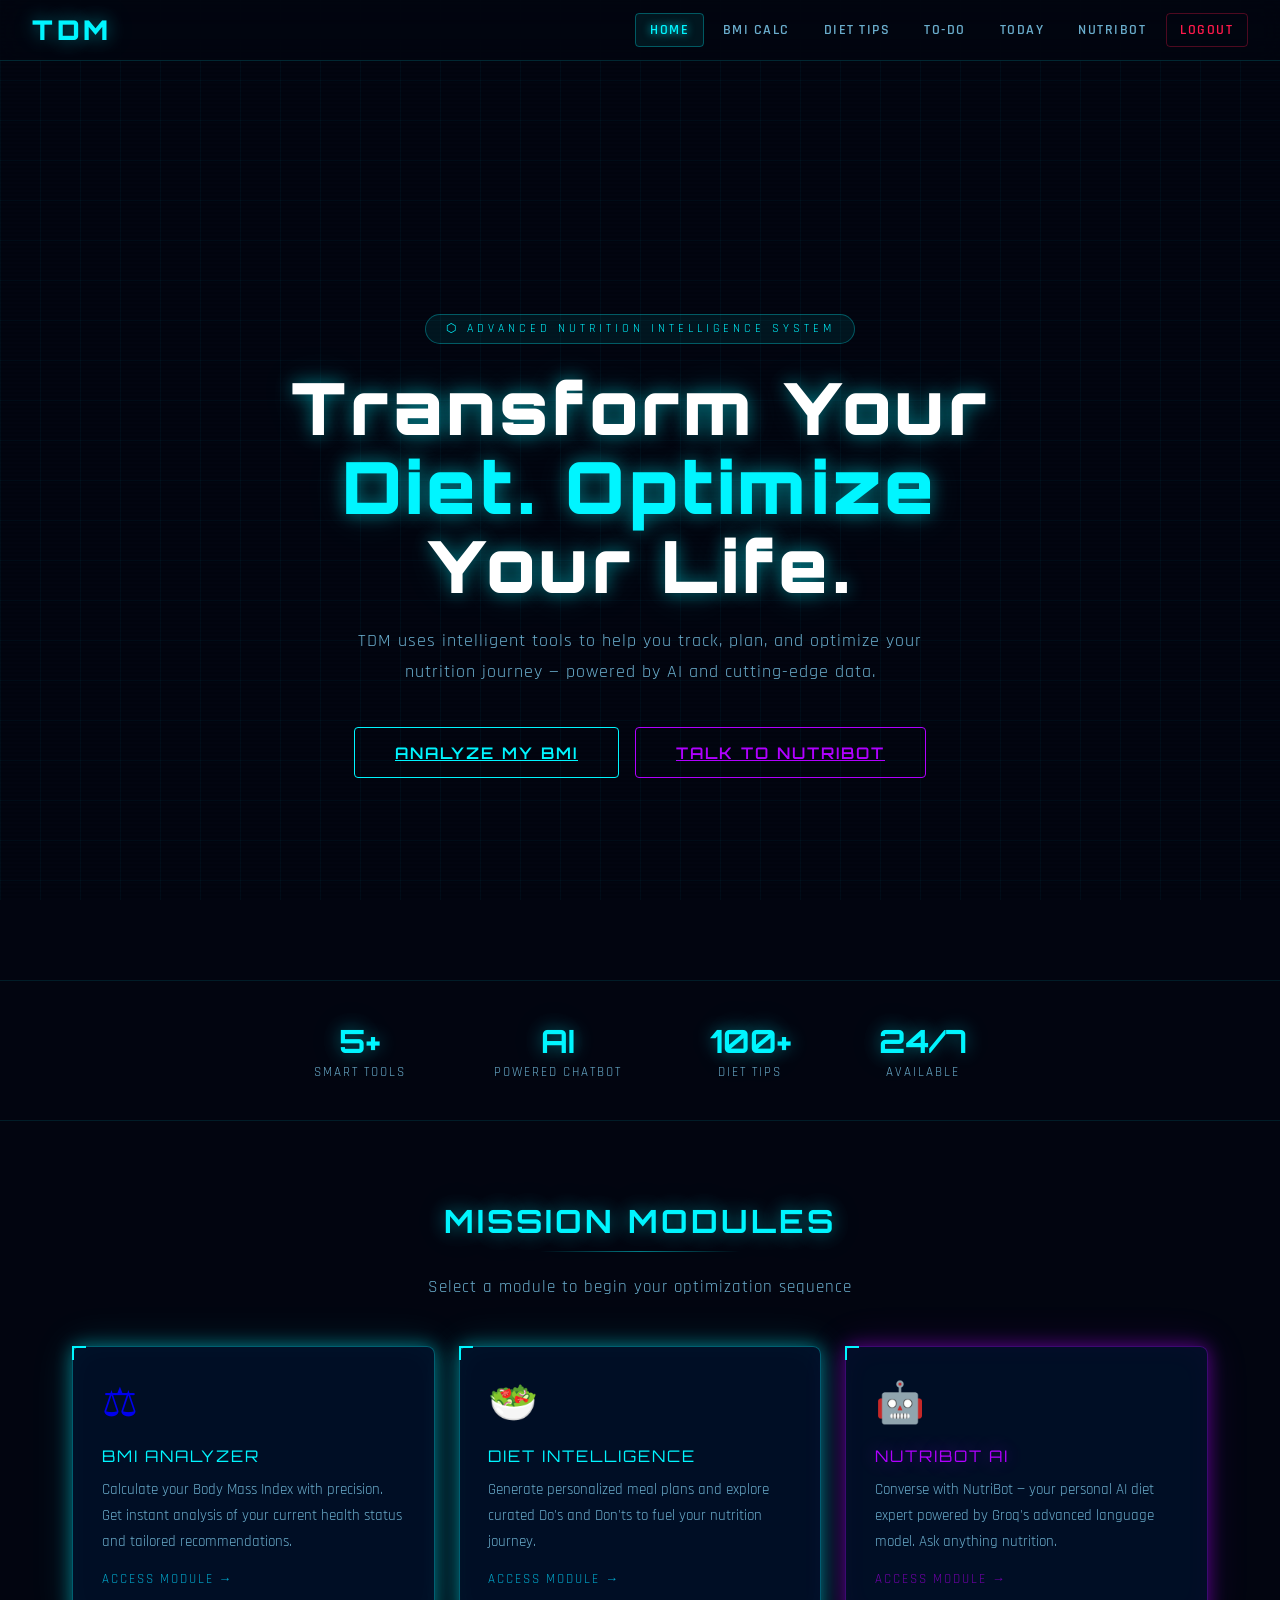
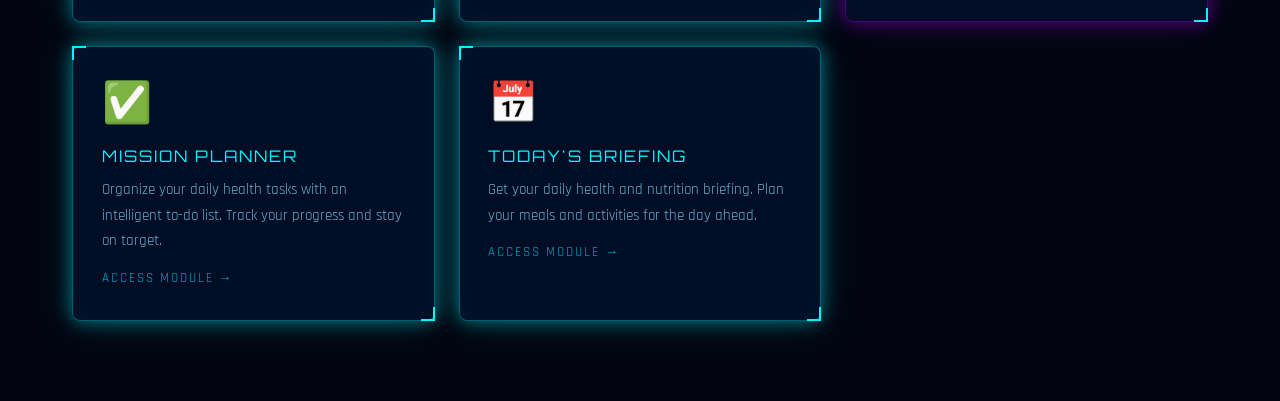
<file: index.html>
<!DOCTYPE html>
<html lang="en">
<head>
  <meta charset="UTF-8">
  <meta name="viewport" content="width=device-width, initial-scale=1.0">
  <title>TDM — Transform Diet Management</title>
  <link rel="stylesheet" href="scifi.css">
  <style>
    /* ── Hero ── */
    .hero {
      min-height: 100vh;
      display: flex;
      align-items: center;
      justify-content: center;
      text-align: center;
      padding: 5rem 2rem 3rem;
      position: relative;
    }
    .hero-badge {
      display: inline-block;
      font-size: 0.75rem;
      letter-spacing: 4px;
      text-transform: uppercase;
      color: var(--cyan);
      border: 1px solid rgba(0,245,255,0.3);
      background: rgba(0,245,255,0.07);
      padding: 0.4rem 1.2rem;
      border-radius: 20px;
      margin-bottom: 1.5rem;
    }
    .hero h1 {
      font-family: var(--font-head);
      font-size: clamp(2.5rem, 6vw, 4.5rem);
      font-weight: 900;
      letter-spacing: 4px;
      line-height: 1.1;
      color: #fff;
      text-shadow: var(--shadow-cyan);
      margin-bottom: 0.5rem;
      animation: float-up 0.8s ease both;
    }
    .hero h1 .accent { color: var(--cyan); }
    .hero-sub {
      font-size: 1.15rem;
      color: var(--text-muted);
      max-width: 600px;
      margin: 1.2rem auto 2.5rem;
      letter-spacing: 1px;
      line-height: 1.7;
      animation: float-up 0.9s ease both;
    }
    .hero-actions { display: flex; gap: 1rem; justify-content: center; flex-wrap: wrap; animation: float-up 1s ease both; }

    /* ── Stats strip ── */
    .stats-strip {
      display: flex;
      justify-content: center;
      gap: 0.5rem;
      flex-wrap: wrap;
      padding: 1.5rem 2rem;
      border-top: 1px solid rgba(0,245,255,0.1);
      border-bottom: 1px solid rgba(0,245,255,0.1);
    }
    .stat-item {
      text-align: center;
      padding: 1rem 2.5rem;
    }
    .stat-num {
      font-family: var(--font-head);
      font-size: 2rem;
      font-weight: 700;
      color: var(--cyan);
      text-shadow: var(--shadow-cyan);
    }
    .stat-label {
      font-size: 0.8rem;
      letter-spacing: 2px;
      text-transform: uppercase;
      color: var(--text-muted);
      margin-top: 0.2rem;
    }

    /* ── Features ── */
    .features-section {
      padding: 5rem 2rem;
      max-width: 1200px;
      margin: 0 auto;
    }
    .features-grid {
      display: grid;
      grid-template-columns: repeat(auto-fit, minmax(280px, 1fr));
      gap: 1.5rem;
    }
    .feature-card {
      padding: 2rem 1.8rem;
      text-decoration: none;
      display: block;
      transition: var(--trans);
    }
    .feature-card:hover { transform: translateY(-4px); }
    .feature-icon {
      font-size: 2.5rem;
      margin-bottom: 1rem;
      display: block;
    }
    .feature-title {
      font-family: var(--font-head);
      font-size: 1rem;
      letter-spacing: 2px;
      color: var(--cyan);
      margin-bottom: 0.7rem;
    }
    .feature-desc {
      font-size: 0.95rem;
      color: var(--text-muted);
      line-height: 1.7;
    }
    .feature-arrow {
      display: inline-block;
      margin-top: 1rem;
      font-size: 0.8rem;
      letter-spacing: 2px;
      color: var(--cyan-dim);
      text-transform: uppercase;
      transition: var(--trans);
    }
    .feature-card:hover .feature-arrow { color: var(--cyan); letter-spacing: 4px; }
  </style>
</head>
<body>

<!-- NAVBAR -->
<nav class="sf-nav" id="sfNav">
  <a href="index.html" class="sf-logo">TDM</a>
  <ul class="sf-nav-links">
    <li><a href="index.html" class="active">Home</a></li>
    <li><a href="bmi.html">BMI Calc</a></li>
    <li><a href="deittipshtml.html">Diet Tips</a></li>
    <li><a href="try.php">To-Do</a></li>
    <li><a href="today.html">Today</a></li>
    <li><a href="aibot.html">NutriBot</a></li>
    <li><a href="index.php" class="logout-link">Logout</a></li>
  </ul>
  <button class="sf-hamburger" id="hamburger">
    <span></span><span></span><span></span>
  </button>
</nav>

<!-- MOBILE MENU -->
<div class="sf-mobile-menu" id="mobileMenu">
  <button class="sf-mobile-close" id="menuClose">✕</button>
  <a href="index.html">Home</a>
  <a href="bmi.html">BMI Calculator</a>
  <a href="deittipshtml.html">Diet Tips</a>
  <a href="try.php">To-Do List</a>
  <a href="today.html">Today</a>
  <a href="aibot.html">NutriBot AI</a>
  <a href="index.php" style="color:var(--red-neon)">Logout</a>
</div>

<div class="page-content">

  <!-- HERO -->
  <section class="hero">
    <div>
      <div class="hero-badge">⬡ Advanced Nutrition Intelligence System</div>
      <h1>Transform Your<br><span class="accent">Diet. Optimize</span><br>Your Life.</h1>
      <p class="hero-sub">
        TDM uses intelligent tools to help you track, plan, and optimize your nutrition journey — powered by AI and cutting-edge data.
      </p>
      <div class="hero-actions">
        <a href="bmi.html" class="sf-btn sf-btn-lg">Analyze My BMI</a>
        <a href="aibot.html" class="sf-btn sf-btn-purple sf-btn-lg">Talk to NutriBot</a>
      </div>
    </div>
  </section>

  <!-- STATS -->
  <div class="stats-strip">
    <div class="stat-item">
      <div class="stat-num">5+</div>
      <div class="stat-label">Smart Tools</div>
    </div>
    <div class="stat-item">
      <div class="stat-num">AI</div>
      <div class="stat-label">Powered Chatbot</div>
    </div>
    <div class="stat-item">
      <div class="stat-num">100+</div>
      <div class="stat-label">Diet Tips</div>
    </div>
    <div class="stat-item">
      <div class="stat-num">24/7</div>
      <div class="stat-label">Available</div>
    </div>
  </div>

  <!-- FEATURES -->
  <section class="features-section">
    <h2 class="sf-section-title">MISSION MODULES</h2>
    <div class="sf-divider"></div>
    <p class="sf-section-subtitle">Select a module to begin your optimization sequence</p>

    <div class="features-grid">
      <a href="bmi.html" class="feature-card scifi-panel corner-decor">
        <span class="feature-icon">⚖</span>
        <div class="feature-title">BMI ANALYZER</div>
        <p class="feature-desc">Calculate your Body Mass Index with precision. Get instant analysis of your current health status and tailored recommendations.</p>
        <span class="feature-arrow">Access Module →</span>
      </a>

      <a href="deittipshtml.html" class="feature-card scifi-panel corner-decor">
        <span class="feature-icon">🥗</span>
        <div class="feature-title">DIET INTELLIGENCE</div>
        <p class="feature-desc">Generate personalized meal plans and explore curated Do's and Don'ts to fuel your nutrition journey.</p>
        <span class="feature-arrow">Access Module →</span>
      </a>

      <a href="aibot.html" class="feature-card scifi-panel scifi-panel-purple corner-decor">
        <span class="feature-icon">🤖</span>
        <div class="feature-title" style="color:var(--purple);text-shadow:var(--shadow-purple)">NUTRIBOT AI</div>
        <p class="feature-desc">Converse with NutriBot — your personal AI diet expert powered by Groq's advanced language model. Ask anything nutrition.</p>
        <span class="feature-arrow" style="color:var(--purple-dim)">Access Module →</span>
      </a>

      <a href="try.php" class="feature-card scifi-panel corner-decor">
        <span class="feature-icon">✅</span>
        <div class="feature-title">MISSION PLANNER</div>
        <p class="feature-desc">Organize your daily health tasks with an intelligent to-do list. Track your progress and stay on target.</p>
        <span class="feature-arrow">Access Module →</span>
      </a>

      <a href="today.html" class="feature-card scifi-panel corner-decor">
        <span class="feature-icon">📅</span>
        <div class="feature-title">TODAY'S BRIEFING</div>
        <p class="feature-desc">Get your daily health and nutrition briefing. Plan your meals and activities for the day ahead.</p>
        <span class="feature-arrow">Access Module →</span>
      </a>
    </div>
  </section>

</div>

<script>
  // Navbar scroll effect
  const nav = document.getElementById('sfNav');
  window.addEventListener('scroll', () => {
    nav.classList.toggle('scrolled', window.scrollY > 40);
  });
  // Mobile menu
  document.getElementById('hamburger').addEventListener('click', () => {
    document.getElementById('mobileMenu').classList.add('open');
  });
  document.getElementById('menuClose').addEventListener('click', () => {
    document.getElementById('mobileMenu').classList.remove('open');
  });
</script>
</body>
</html>
</file>
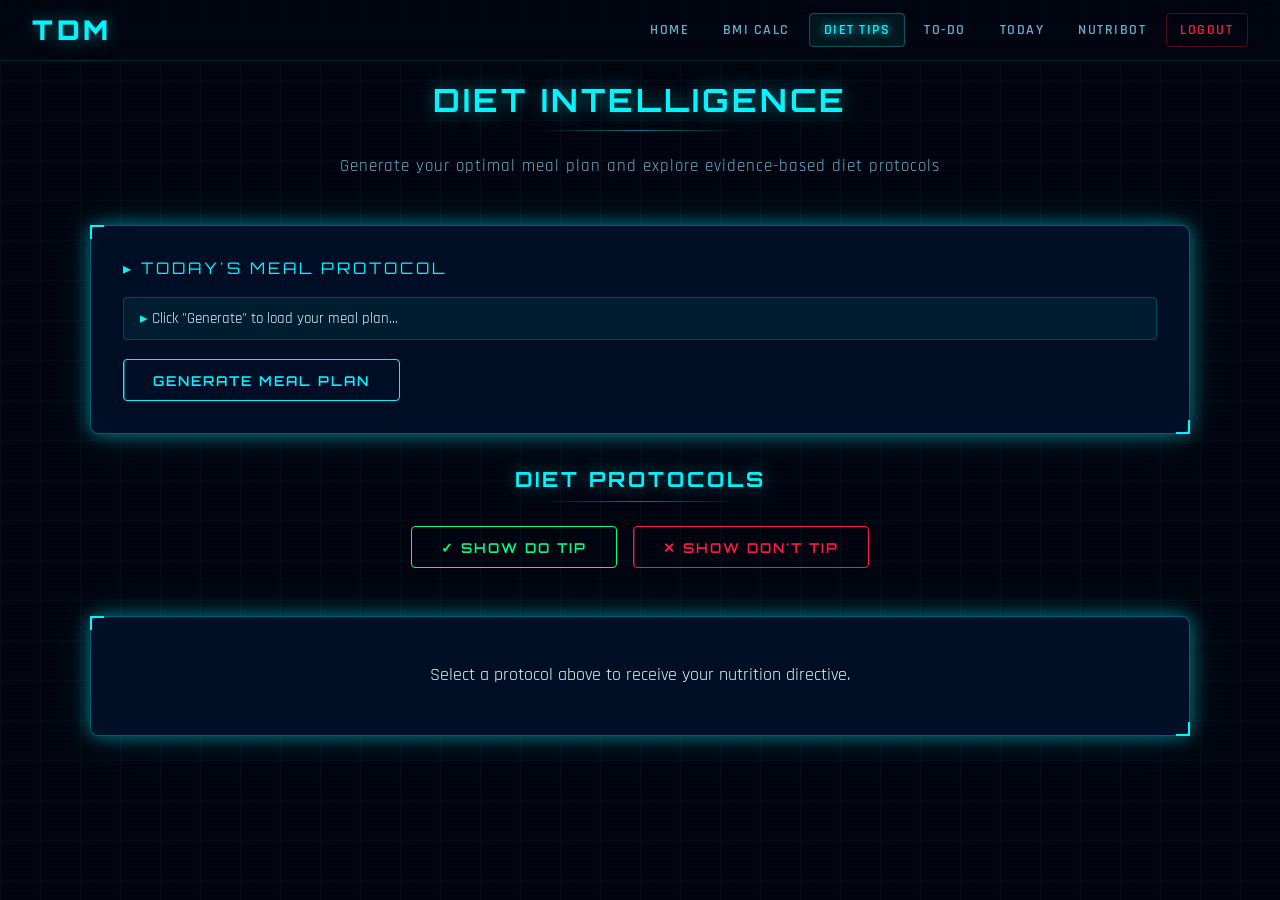
<file: deittipshtml.html>
<!DOCTYPE html>
<html lang="en">
<head>
  <meta charset="UTF-8">
  <meta name="viewport" content="width=device-width, initial-scale=1.0">
  <title>TDM — Diet Intelligence</title>
  <link rel="stylesheet" href="scifi.css">
  <script src="deittipsjs.js" defer></script>
  <style>
    .tips-page { padding: 5rem 2rem 3rem; }
    .tips-inner { max-width: 1100px; margin: 0 auto; }

    .action-row {
      display: flex;
      gap: 1rem;
      justify-content: center;
      flex-wrap: wrap;
      margin-bottom: 3rem;
    }

    .meal-panel { padding: 2rem; margin-bottom: 2rem; }
    .meal-header {
      font-family: var(--font-head);
      font-size: 1rem;
      letter-spacing: 3px;
      color: var(--cyan);
      margin-bottom: 1.2rem;
    }

    #meal-list {
      list-style: none;
      display: grid;
      grid-template-columns: repeat(auto-fit, minmax(180px, 1fr));
      gap: 0.8rem;
    }
    #meal-list li {
      background: rgba(0,245,255,0.06);
      border: 1px solid rgba(0,245,255,0.2);
      border-radius: 4px;
      padding: 0.7rem 1rem;
      font-size: 0.95rem;
      color: var(--text-primary);
    }
    #meal-list li::before { content: '▸ '; color: var(--cyan); }

    .tip-display {
      padding: 2rem;
      min-height: 120px;
      display: flex;
      align-items: center;
      justify-content: center;
      text-align: center;
    }
    #tips-text {
      font-size: 1.1rem;
      line-height: 1.7;
      color: var(--text-primary);
    }
    #tips-text.do-tip { color: var(--green-neon); text-shadow: 0 0 8px var(--green-neon); }
    #tips-text.dont-tip { color: var(--red-neon); text-shadow: 0 0 8px var(--red-neon); }
  </style>
</head>
<body>

<!-- NAVBAR -->
<nav class="sf-nav" id="sfNav">
  <a href="index.html" class="sf-logo">TDM</a>
  <ul class="sf-nav-links">
    <li><a href="index.html">Home</a></li>
    <li><a href="bmi.html">BMI Calc</a></li>
    <li><a href="deittipshtml.html" class="active">Diet Tips</a></li>
    <li><a href="try.php">To-Do</a></li>
    <li><a href="today.html">Today</a></li>
    <li><a href="aibot.html">NutriBot</a></li>
    <li><a href="index.php" class="logout-link">Logout</a></li>
  </ul>
  <button class="sf-hamburger" id="hamburger"><span></span><span></span><span></span></button>
</nav>
<div class="sf-mobile-menu" id="mobileMenu">
  <button class="sf-mobile-close" id="menuClose">✕</button>
  <a href="index.html">Home</a>
  <a href="bmi.html">BMI Calculator</a>
  <a href="deittipshtml.html">Diet Tips</a>
  <a href="try.php">To-Do List</a>
  <a href="today.html">Today</a>
  <a href="aibot.html">NutriBot AI</a>
  <a href="index.php" style="color:var(--red-neon)">Logout</a>
</div>

<div class="page-content tips-page">
  <div class="tips-inner">
    <h2 class="sf-section-title animate-float">DIET INTELLIGENCE</h2>
    <div class="sf-divider"></div>
    <p class="sf-section-subtitle">Generate your optimal meal plan and explore evidence-based diet protocols</p>

    <!-- MEAL PLAN -->
    <div class="scifi-panel corner-decor meal-panel animate-float">
      <div class="meal-header">▸ TODAY'S MEAL PROTOCOL</div>
      <ul id="meal-list"><li>Click "Generate" to load your meal plan...</li></ul>
      <button class="sf-btn" style="margin-top:1.2rem" onclick="generateMealPlan()">GENERATE MEAL PLAN</button>
    </div>

    <!-- TIPS -->
    <div class="sf-section-title" style="font-size:1.3rem;margin-bottom:0.5rem">DIET PROTOCOLS</div>
    <div class="sf-divider"></div>

    <div class="action-row">
      <button class="sf-btn" style="border-color:var(--green-neon);color:var(--green-neon)" onclick="showRandomTip('do')">
        ✓ SHOW DO TIP
      </button>
      <button class="sf-btn sf-btn-danger" onclick="showRandomTip('dont')">
        ✕ SHOW DON'T TIP
      </button>
    </div>

    <div class="scifi-panel corner-decor tip-display animate-float" id="tipPanel">
      <p id="tips-text">Select a protocol above to receive your nutrition directive.</p>
    </div>
  </div>
</div>

<script>
  const nav = document.getElementById('sfNav');
  window.addEventListener('scroll', () => nav.classList.toggle('scrolled', window.scrollY > 40));
  document.getElementById('hamburger').addEventListener('click', () => document.getElementById('mobileMenu').classList.add('open'));
  document.getElementById('menuClose').addEventListener('click', () => document.getElementById('mobileMenu').classList.remove('open'));
</script>
</body>
</html>
</file>
<file: scifi.css>
/* ============================================================
   SCIFI.CSS — TDM Sci-Fi Design System
   ============================================================ */

@import url('https://fonts.googleapis.com/css2?family=Orbitron:wght@400;600;700;900&family=Rajdhani:wght@300;400;500;600;700&display=swap');

/* ── Variables ── */
:root {
  --bg-deep:       #020510;
  --bg-mid:        #050e20;
  --bg-panel:      rgba(0, 20, 50, 0.65);
  --cyan:          #00f5ff;
  --cyan-dim:      #00a8cc;
  --purple:        #b000ff;
  --purple-dim:    #7000aa;
  --green-neon:    #00ff88;
  --red-neon:      #ff1a4b;
  --yellow-neon:   #ffe600;
  --text-primary:  #e0f7ff;
  --text-muted:    #6aadcc;
  --border-glow:   rgba(0, 245, 255, 0.35);
  --shadow-cyan:   0 0 18px rgba(0,245,255,0.45), 0 0 42px rgba(0,245,255,0.15);
  --shadow-purple: 0 0 18px rgba(176,0,255,0.45), 0 0 42px rgba(176,0,255,0.15);
  --font-head:     'Orbitron', sans-serif;
  --font-body:     'Rajdhani', sans-serif;
  --trans:         all 0.3s ease;
}

/* ── Reset & Base ── */
*, *::before, *::after { box-sizing: border-box; margin: 0; padding: 0; }

html { scroll-behavior: smooth; }

body {
  font-family: var(--font-body);
  background-color: var(--bg-deep);
  color: var(--text-primary);
  min-height: 100vh;
  overflow-x: hidden;
  position: relative;
}

/* ── Animated Background Grid ── */
body::before {
  content: '';
  position: fixed;
  inset: 0;
  background-image:
    linear-gradient(rgba(0,245,255,0.04) 1px, transparent 1px),
    linear-gradient(90deg, rgba(0,245,255,0.04) 1px, transparent 1px);
  background-size: 40px 40px;
  z-index: 0;
  pointer-events: none;
}

/* ── Scanlines Overlay ── */
body::after {
  content: '';
  position: fixed;
  inset: 0;
  background: repeating-linear-gradient(
    0deg,
    transparent,
    transparent 2px,
    rgba(0,0,0,0.08) 2px,
    rgba(0,0,0,0.08) 4px
  );
  z-index: 1;
  pointer-events: none;
  animation: scanMove 8s linear infinite;
}

@keyframes scanMove {
  0%   { background-position: 0 0; }
  100% { background-position: 0 100px; }
}

/* ── Content above overlay ── */
nav, main, header, section, footer, .scifi-panel, .chat-container, .page-content {
  position: relative;
  z-index: 2;
}

/* ── Scrollbar ── */
::-webkit-scrollbar { width: 6px; }
::-webkit-scrollbar-track { background: var(--bg-deep); }
::-webkit-scrollbar-thumb { background: var(--cyan-dim); border-radius: 3px; }

/* ══════════════════════════════════════
   NAVBAR
══════════════════════════════════════ */
.sf-nav {
  position: fixed;
  top: 0; left: 0; right: 0;
  z-index: 999;
  padding: 0.8rem 2rem;
  display: flex;
  align-items: center;
  justify-content: space-between;
  backdrop-filter: blur(14px);
  background: rgba(2, 5, 16, 0.8);
  border-bottom: 1px solid rgba(0,245,255,0.15);
  transition: var(--trans);
}

.sf-nav.scrolled {
  background: rgba(2, 5, 16, 0.95);
  border-bottom-color: var(--cyan-dim);
}

.sf-logo {
  font-family: var(--font-head);
  font-size: 1.7rem;
  font-weight: 900;
  letter-spacing: 4px;
  text-decoration: none;
  color: var(--cyan);
  text-shadow: var(--shadow-cyan);
  transition: var(--trans);
}
.sf-logo:hover { color: #fff; text-shadow: 0 0 30px var(--cyan); }

.sf-nav-links {
  display: flex;
  list-style: none;
  gap: 0.3rem;
  align-items: center;
}

.sf-nav-links a {
  font-family: var(--font-body);
  font-size: 0.9rem;
  font-weight: 600;
  letter-spacing: 1.5px;
  text-transform: uppercase;
  color: var(--text-muted);
  text-decoration: none;
  padding: 0.45rem 0.85rem;
  border-radius: 4px;
  border: 1px solid transparent;
  transition: var(--trans);
  position: relative;
}
.sf-nav-links a:hover,
.sf-nav-links a.active {
  color: var(--cyan);
  border-color: rgba(0,245,255,0.3);
  background: rgba(0,245,255,0.07);
  text-shadow: 0 0 8px var(--cyan);
}

.sf-nav-links .logout-link {
  color: var(--red-neon) !important;
  border-color: rgba(255,26,75,0.3) !important;
}
.sf-nav-links .logout-link:hover {
  background: rgba(255,26,75,0.1) !important;
  text-shadow: 0 0 8px var(--red-neon) !important;
}

/* Mobile hamburger */
.sf-hamburger {
  display: none;
  flex-direction: column;
  gap: 5px;
  cursor: pointer;
  background: none;
  border: none;
  padding: 4px;
}
.sf-hamburger span {
  display: block;
  width: 26px; height: 2px;
  background: var(--cyan);
  border-radius: 2px;
  transition: var(--trans);
}

/* Mobile menu */
.sf-mobile-menu {
  display: none;
  position: fixed;
  top: 0; right: 0;
  width: 280px; height: 100vh;
  background: rgba(2, 5, 16, 0.97);
  border-left: 1px solid rgba(0,245,255,0.2);
  backdrop-filter: blur(20px);
  flex-direction: column;
  padding: 5rem 2rem 2rem;
  z-index: 1000;
  transform: translateX(100%);
  transition: transform 0.35s ease;
}
.sf-mobile-menu.open { transform: translateX(0); display: flex; }

.sf-mobile-menu a {
  font-family: var(--font-body);
  font-size: 1.2rem;
  font-weight: 600;
  letter-spacing: 2px;
  text-transform: uppercase;
  color: var(--text-muted);
  text-decoration: none;
  padding: 1rem 0;
  border-bottom: 1px solid rgba(0,245,255,0.1);
  transition: var(--trans);
}
.sf-mobile-menu a:hover { color: var(--cyan); padding-left: 8px; }
.sf-mobile-close {
  position: absolute;
  top: 1.2rem; right: 1.5rem;
  background: none; border: none;
  color: var(--cyan); font-size: 1.8rem;
  cursor: pointer;
}

@media (max-width: 900px) {
  .sf-nav-links { display: none; }
  .sf-hamburger { display: flex; }
}

/* ══════════════════════════════════════
   PAGE WRAPPER
══════════════════════════════════════ */
.page-content {
  padding-top: 80px;
  min-height: 100vh;
}

/* ══════════════════════════════════════
   GLASS PANELS
══════════════════════════════════════ */
.scifi-panel {
  background: var(--bg-panel);
  border: 1px solid var(--border-glow);
  border-radius: 8px;
  backdrop-filter: blur(16px);
  box-shadow: var(--shadow-cyan), inset 0 0 30px rgba(0,245,255,0.03);
  transition: var(--trans);
}
.scifi-panel:hover {
  border-color: rgba(0,245,255,0.6);
  box-shadow: 0 0 28px rgba(0,245,255,0.5), 0 0 60px rgba(0,245,255,0.15);
}

.scifi-panel-purple {
  border-color: rgba(176,0,255,0.35);
  box-shadow: var(--shadow-purple), inset 0 0 30px rgba(176,0,255,0.03);
}
.scifi-panel-purple:hover {
  border-color: rgba(176,0,255,0.7);
  box-shadow: 0 0 28px rgba(176,0,255,0.5), 0 0 60px rgba(176,0,255,0.15);
}

/* ══════════════════════════════════════
   BUTTONS
══════════════════════════════════════ */
.sf-btn {
  font-family: var(--font-head);
  font-size: 0.85rem;
  font-weight: 600;
  letter-spacing: 2px;
  text-transform: uppercase;
  padding: 0.7rem 1.8rem;
  border-radius: 4px;
  border: 1px solid var(--cyan);
  background: transparent;
  color: var(--cyan);
  cursor: pointer;
  transition: var(--trans);
  position: relative;
  overflow: hidden;
}
.sf-btn::before {
  content: '';
  position: absolute;
  inset: 0;
  background: var(--cyan);
  transform: translateX(-100%);
  transition: transform 0.3s ease;
  z-index: -1;
}
.sf-btn:hover {
  color: var(--bg-deep);
  text-shadow: none;
  box-shadow: var(--shadow-cyan);
}
.sf-btn:hover::before { transform: translateX(0); }

.sf-btn-purple {
  border-color: var(--purple);
  color: var(--purple);
}
.sf-btn-purple::before { background: var(--purple); }
.sf-btn-purple:hover { box-shadow: var(--shadow-purple); }

.sf-btn-danger {
  border-color: var(--red-neon);
  color: var(--red-neon);
}
.sf-btn-danger::before { background: var(--red-neon); }
.sf-btn-danger:hover { box-shadow: 0 0 18px rgba(255,26,75,0.6); }

.sf-btn-sm { font-size: 0.75rem; padding: 0.4rem 1rem; letter-spacing: 1.5px; }
.sf-btn-lg { font-size: 1rem; padding: 0.9rem 2.5rem; }
.sf-btn-block { width: 100%; text-align: center; }

/* ══════════════════════════════════════
   FORM INPUTS
══════════════════════════════════════ */
.sf-input {
  width: 100%;
  background: rgba(0, 20, 50, 0.6);
  border: 1px solid rgba(0,245,255,0.25);
  border-radius: 4px;
  color: var(--text-primary);
  font-family: var(--font-body);
  font-size: 1rem;
  font-weight: 500;
  padding: 0.7rem 1rem;
  outline: none;
  transition: var(--trans);
}
.sf-input:focus {
  border-color: var(--cyan);
  box-shadow: 0 0 12px rgba(0,245,255,0.35);
  background: rgba(0, 30, 60, 0.7);
}
.sf-input::placeholder { color: var(--text-muted); opacity: 0.7; }

.sf-label {
  display: block;
  font-family: var(--font-body);
  font-size: 0.85rem;
  font-weight: 600;
  letter-spacing: 2px;
  text-transform: uppercase;
  color: var(--cyan-dim);
  margin-bottom: 0.4rem;
}

.sf-form-group { margin-bottom: 1.4rem; }

/* ══════════════════════════════════════
   SECTION HEADERS
══════════════════════════════════════ */
.sf-section-title {
  font-family: var(--font-head);
  font-size: 2rem;
  font-weight: 700;
  color: var(--cyan);
  text-shadow: var(--shadow-cyan);
  letter-spacing: 3px;
  text-align: center;
  margin-bottom: 0.5rem;
}
.sf-section-subtitle {
  font-family: var(--font-body);
  font-size: 1.05rem;
  color: var(--text-muted);
  text-align: center;
  letter-spacing: 1px;
  margin-bottom: 3rem;
}
.sf-divider {
  height: 1px;
  background: linear-gradient(90deg, transparent, var(--cyan), transparent);
  margin: 0.6rem auto 1.5rem;
  width: 200px;
  opacity: 0.5;
}

/* ══════════════════════════════════════
   NEON TEXT HELPERS
══════════════════════════════════════ */
.neon-cyan   { color: var(--cyan);   text-shadow: var(--shadow-cyan); }
.neon-purple { color: var(--purple); text-shadow: var(--shadow-purple); }
.neon-green  { color: var(--green-neon); text-shadow: 0 0 12px var(--green-neon); }
.neon-red    { color: var(--red-neon);   text-shadow: 0 0 12px var(--red-neon);   }

/* ══════════════════════════════════════
   CORNER DECORATION
══════════════════════════════════════ */
.corner-decor {
  position: relative;
}
.corner-decor::before,
.corner-decor::after {
  content: '';
  position: absolute;
  width: 14px; height: 14px;
  border-color: var(--cyan);
  border-style: solid;
}
.corner-decor::before {
  top: -1px; left: -1px;
  border-width: 2px 0 0 2px;
}
.corner-decor::after {
  bottom: -1px; right: -1px;
  border-width: 0 2px 2px 0;
}

/* ══════════════════════════════════════
   PULSE ANIMATION
══════════════════════════════════════ */
@keyframes pulse-cyan {
  0%, 100% { box-shadow: var(--shadow-cyan); }
  50%       { box-shadow: 0 0 35px rgba(0,245,255,0.8), 0 0 70px rgba(0,245,255,0.3); }
}
@keyframes flicker {
  0%,100% { opacity: 1; }
  92%     { opacity: 1; }
  93%     { opacity: 0.7; }
  94%     { opacity: 1; }
  96%     { opacity: 0.85; }
  97%     { opacity: 1; }
}
@keyframes blink-dot {
  0%,100% { opacity: 1; }
  50%     { opacity: 0; }
}
@keyframes float-up {
  from { transform: translateY(20px); opacity: 0; }
  to   { transform: translateY(0);    opacity: 1; }
}

.animate-float { animation: float-up 0.6s ease both; }
.animate-flicker { animation: flicker 4s infinite; }
</file>
